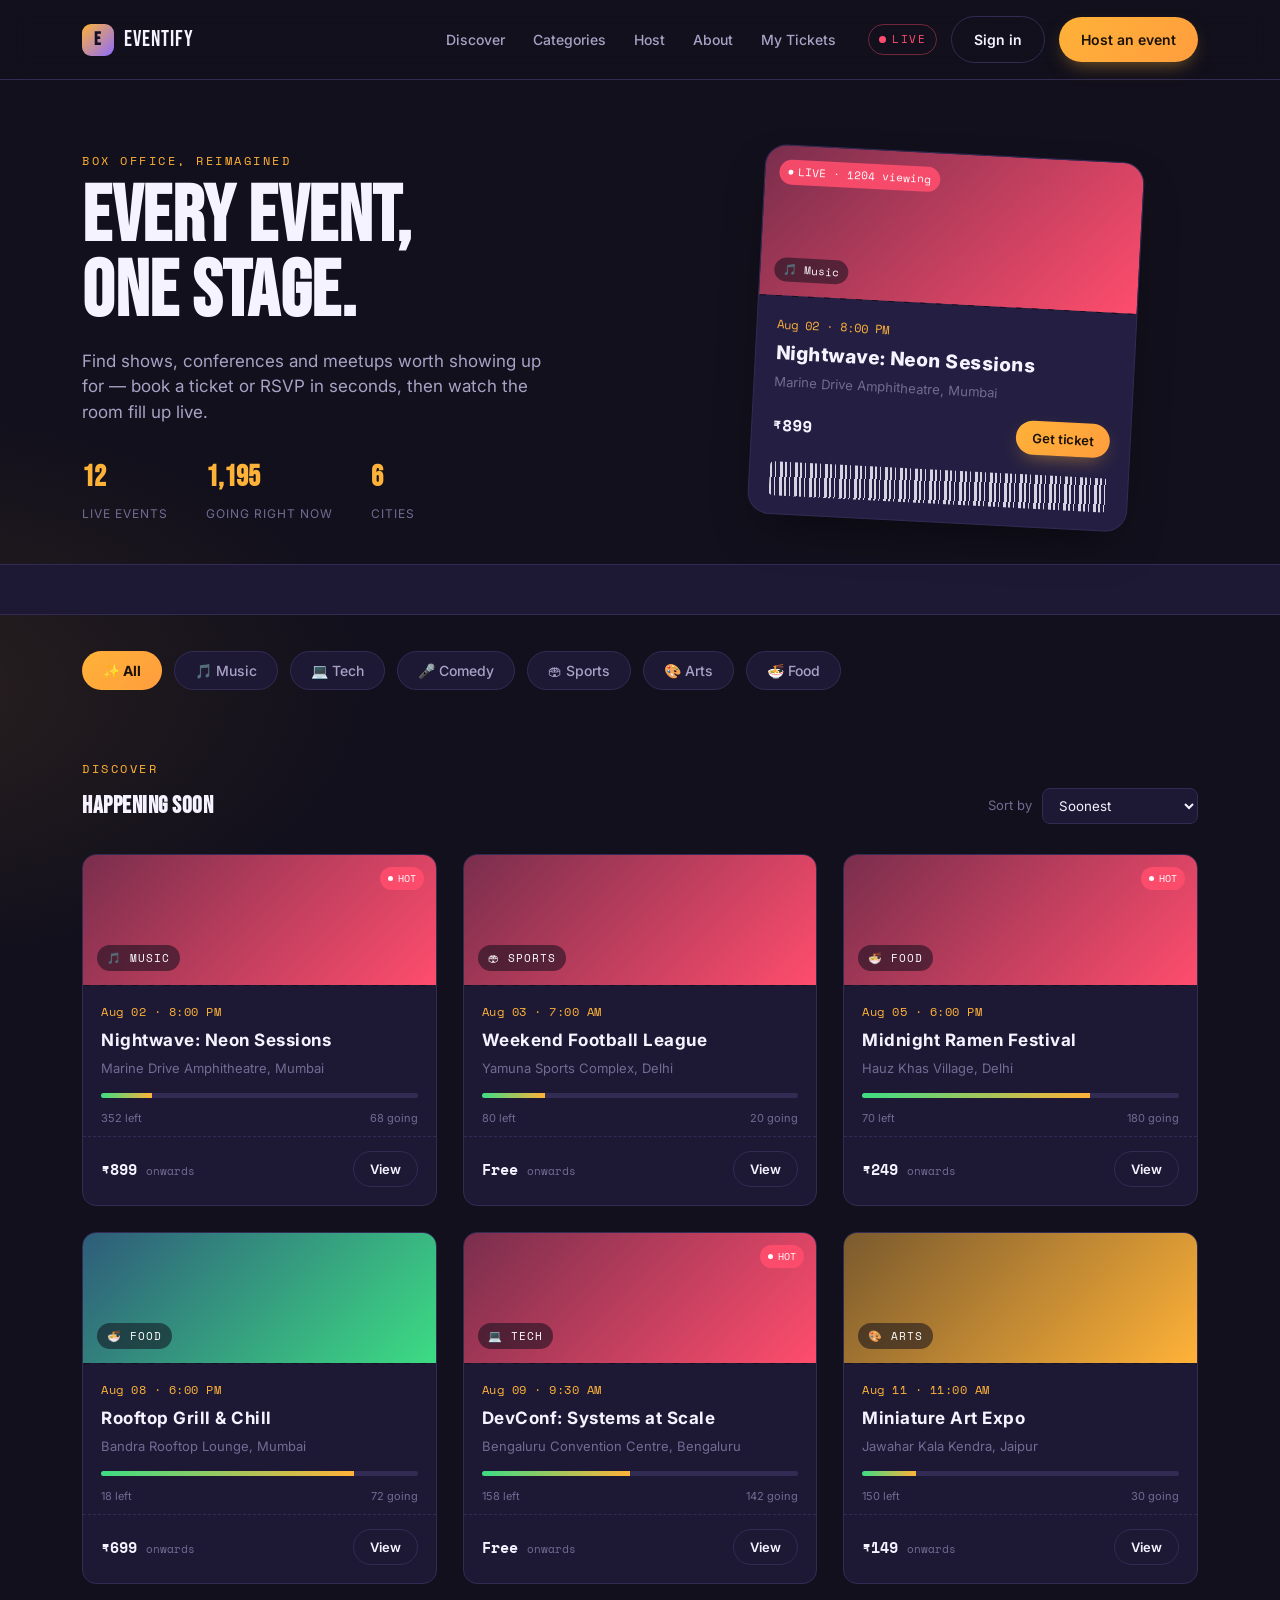
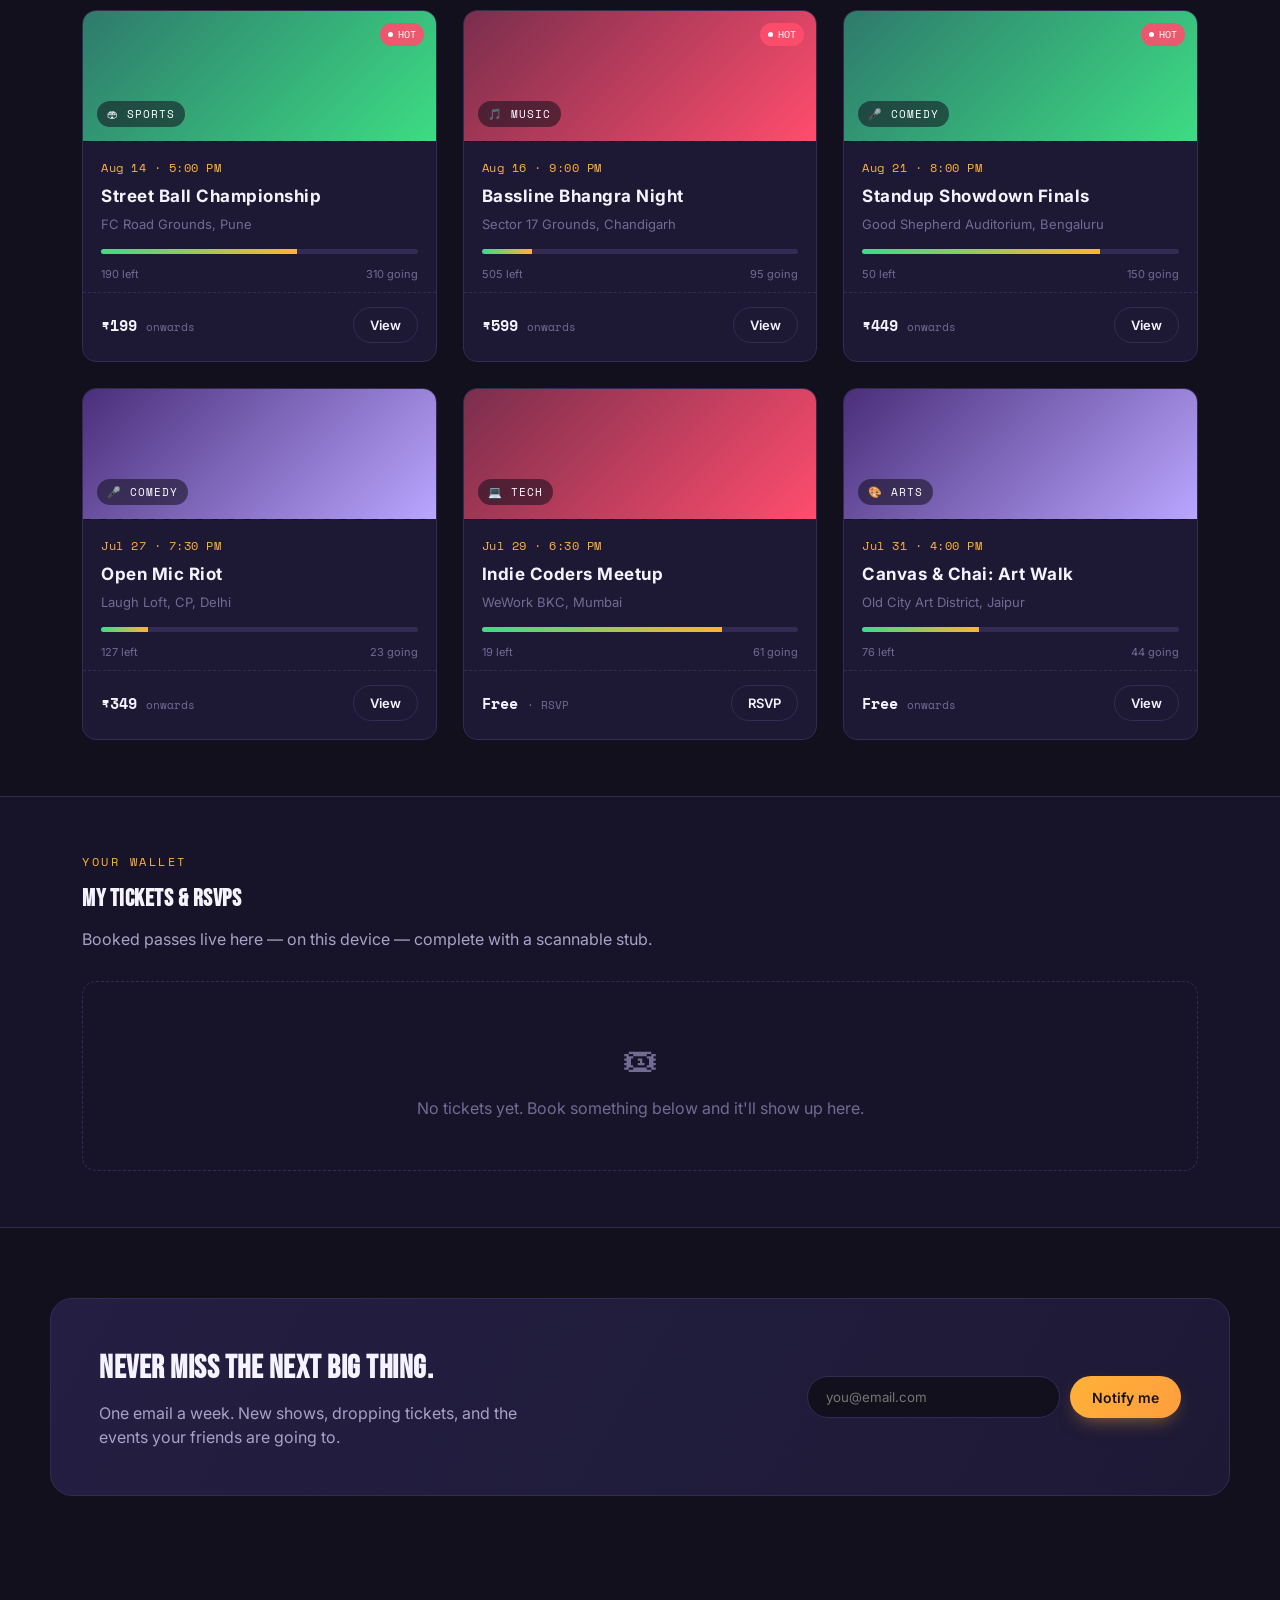
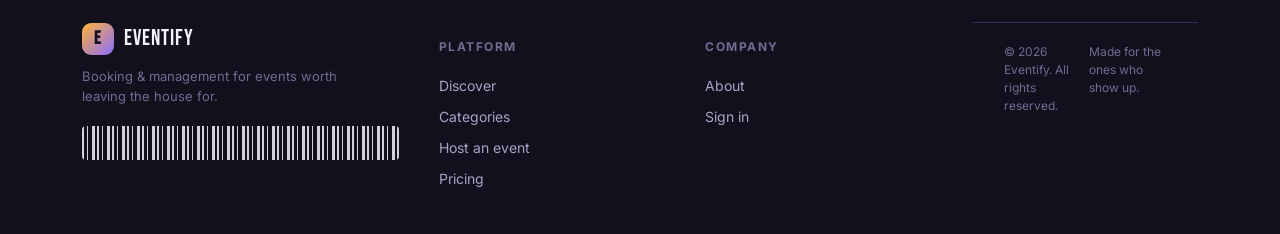
<file: index.html>
<!DOCTYPE html>
<html lang="en">
<head>
<meta charset="UTF-8">
<meta name="viewport" content="width=device-width, initial-scale=1.0">
<title>Eventify — Every Event, One Stage</title>
<link rel="preconnect" href="https://fonts.googleapis.com">
<link rel="preconnect" href="https://fonts.gstatic.com" crossorigin>
<link href="https://fonts.googleapis.com/css2?family=Bebas+Neue&family=Space+Mono:wght@400;700&family=Inter:wght@400;500;600;700;800&display=swap" rel="stylesheet">
<link rel="stylesheet" href="css/style.css">
</head>
<body>

<!-- ============ NAV ============ -->
<header class="nav" id="nav">
  <div class="nav__inner">
    <a href="index.html" class="nav__logo">
      <span class="nav__logo-mark">E</span>
      <span>Eventify</span>
    </a>
    <nav class="nav__links">
      <a href="#discover">Discover</a>
      <a href="#categories">Categories</a>
      <a href="host.html">Host</a>
      <a href="about.html">About</a>
      <a href="#tickets">My Tickets</a>
    </nav>
    <div class="nav__right">
      <div class="live-pulse" title="Live activity is streaming">
        <span class="live-pulse__dot"></span> LIVE
      </div>
      <a class="btn btn--ghost" id="signInBtn" href="login.html">Sign in</a>
      <div class="user-chip" id="userChip" hidden>
        <span class="user-chip__avatar" id="userAvatar"></span>
        <span class="user-chip__name" id="userName"></span>
        <button class="user-chip__logout" id="logoutBtn" title="Log out">⏻</button>
      </div>
      <a class="btn btn--primary" id="hostBtn" href="host.html">Host an event</a>
    </div>
    <button class="nav__burger" id="navBurger" aria-label="Menu">
      <span></span><span></span><span></span>
    </button>
  </div>
</header>

<!-- ============ HERO ============ -->
<section class="hero">
  <div class="hero__inner">
    <div class="hero__copy">
      <p class="eyebrow">Box office, reimagined</p>
      <h1 class="hero__title">Every event,<br>one stage.</h1>
      <p class="hero__sub">Find shows, conferences and meetups worth showing up for — book a ticket or RSVP in seconds, then watch the room fill up live.</p>

      

      <div class="hero__stats">
        <div><strong id="statEvents">0</strong><span>live events</span></div>
        <div><strong id="statAttendees">0</strong><span>going right now</span></div>
        <div><strong id="statCities">0</strong><span>cities</span></div>
      </div>
    </div>

    <div class="hero__stub-wrap">
      <article class="ticket-stub ticket-stub--hero" id="featuredStub">
        <!-- populated by JS -->
      </article>
    </div>
  </div>
</section>

<!-- ============ LIVE TICKER ============ -->
<div class="ticker" aria-label="Live updates">
  <div class="ticker__track" id="tickerTrack"></div>
</div>

<!-- ============ CATEGORIES ============ -->
<section class="categories" id="categories">
  <div class="section-inner">
    <div class="categories__row" id="categoryRow"></div>
  </div>
</section>

<!-- ============ DISCOVER / EVENT GRID ============ -->
<section class="discover" id="discover">
  <div class="section-inner">
    <div class="discover__head">
      <div>
        <p class="eyebrow">Discover</p>
        <h2>Happening soon</h2>
      </div>
      <div class="discover__sort">
        <label for="sortSelect">Sort by</label>
        <select id="sortSelect">
          <option value="soon">Soonest</option>
          <option value="popular">Most popular</option>
          <option value="price-low">Price: low to high</option>
          <option value="price-high">Price: high to low</option>
        </select>
      </div>
    </div>
    <div class="event-grid" id="eventGrid"></div>
  </div>
</section>

<!-- ============ MY TICKETS ============ -->
<section class="my-tickets" id="tickets">
  <div class="section-inner">
    <p class="eyebrow">Your wallet</p>
    <h2>My tickets &amp; RSVPs</h2>
    <p class="my-tickets__sub">Booked passes live here — on this device — complete with a scannable stub.</p>
    <div class="my-tickets__grid" id="myTicketsGrid">
      <div class="empty-state" id="myTicketsEmpty">
        <div class="empty-state__mark">🎟</div>
        <p>No tickets yet. Book something below and it'll show up here.</p>
      </div>
    </div>
  </div>
</section>

<!-- ============ NEWSLETTER / CTA ============ -->
<section class="cta">
  <div class="section-inner cta__inner">
    <div>
      <h2>Never miss the next big thing.</h2>
      <p>One email a week. New shows, dropping tickets, and the events your friends are going to.</p>
    </div>
    <form class="cta__form" id="newsletterForm">
      <input type="email" placeholder="you@email.com" required>
      <button type="submit" class="btn btn--primary">Notify me</button>
    </form>
  </div>
</section>

<!-- ============ FOOTER ============ -->
<footer class="footer">
  <div class="section-inner footer__inner">
    <div class="footer__brand">
      <a href="index.html" class="nav__logo">
        <span class="nav__logo-mark">E</span>
        <span>Eventify</span>
      </a>
      <p>Booking &amp; management for events worth leaving the house for.</p>
      <div class="barcode" aria-hidden="true"></div>
    </div>
    <div class="footer__col">
      <h4>Platform</h4>
      <a href="#discover">Discover</a>
      <a href="#categories">Categories</a>
      <a href="host.html">Host an event</a>
      <a href="#">Pricing</a>
    </div>
    <div class="footer__col">
      <h4>Company</h4>
      <a href="about.html">About</a>
      <a href="login.html">Sign in</a>
    </div>
  <div class="section-inner footer__bottom">
    <span>© 2026 Eventify. All rights reserved.</span>
    <span>Made for the ones who show up.</span>
  </div>
</footer>

<!-- ============ EVENT DETAIL MODAL ============ -->
<div class="modal-overlay" id="modalOverlay">
  <div class="modal" id="eventModal" role="dialog" aria-modal="true">
    <button class="modal__close" id="modalClose" aria-label="Close">✕</button>
    <div id="modalBody"></div>
  </div>
</div>

<!-- ============ TOAST ============ -->
<div class="toast" id="toast"></div>

<script src="js/shared.js"></script>
<script src="js/home.js"></script>
</body>
</html>
</file>
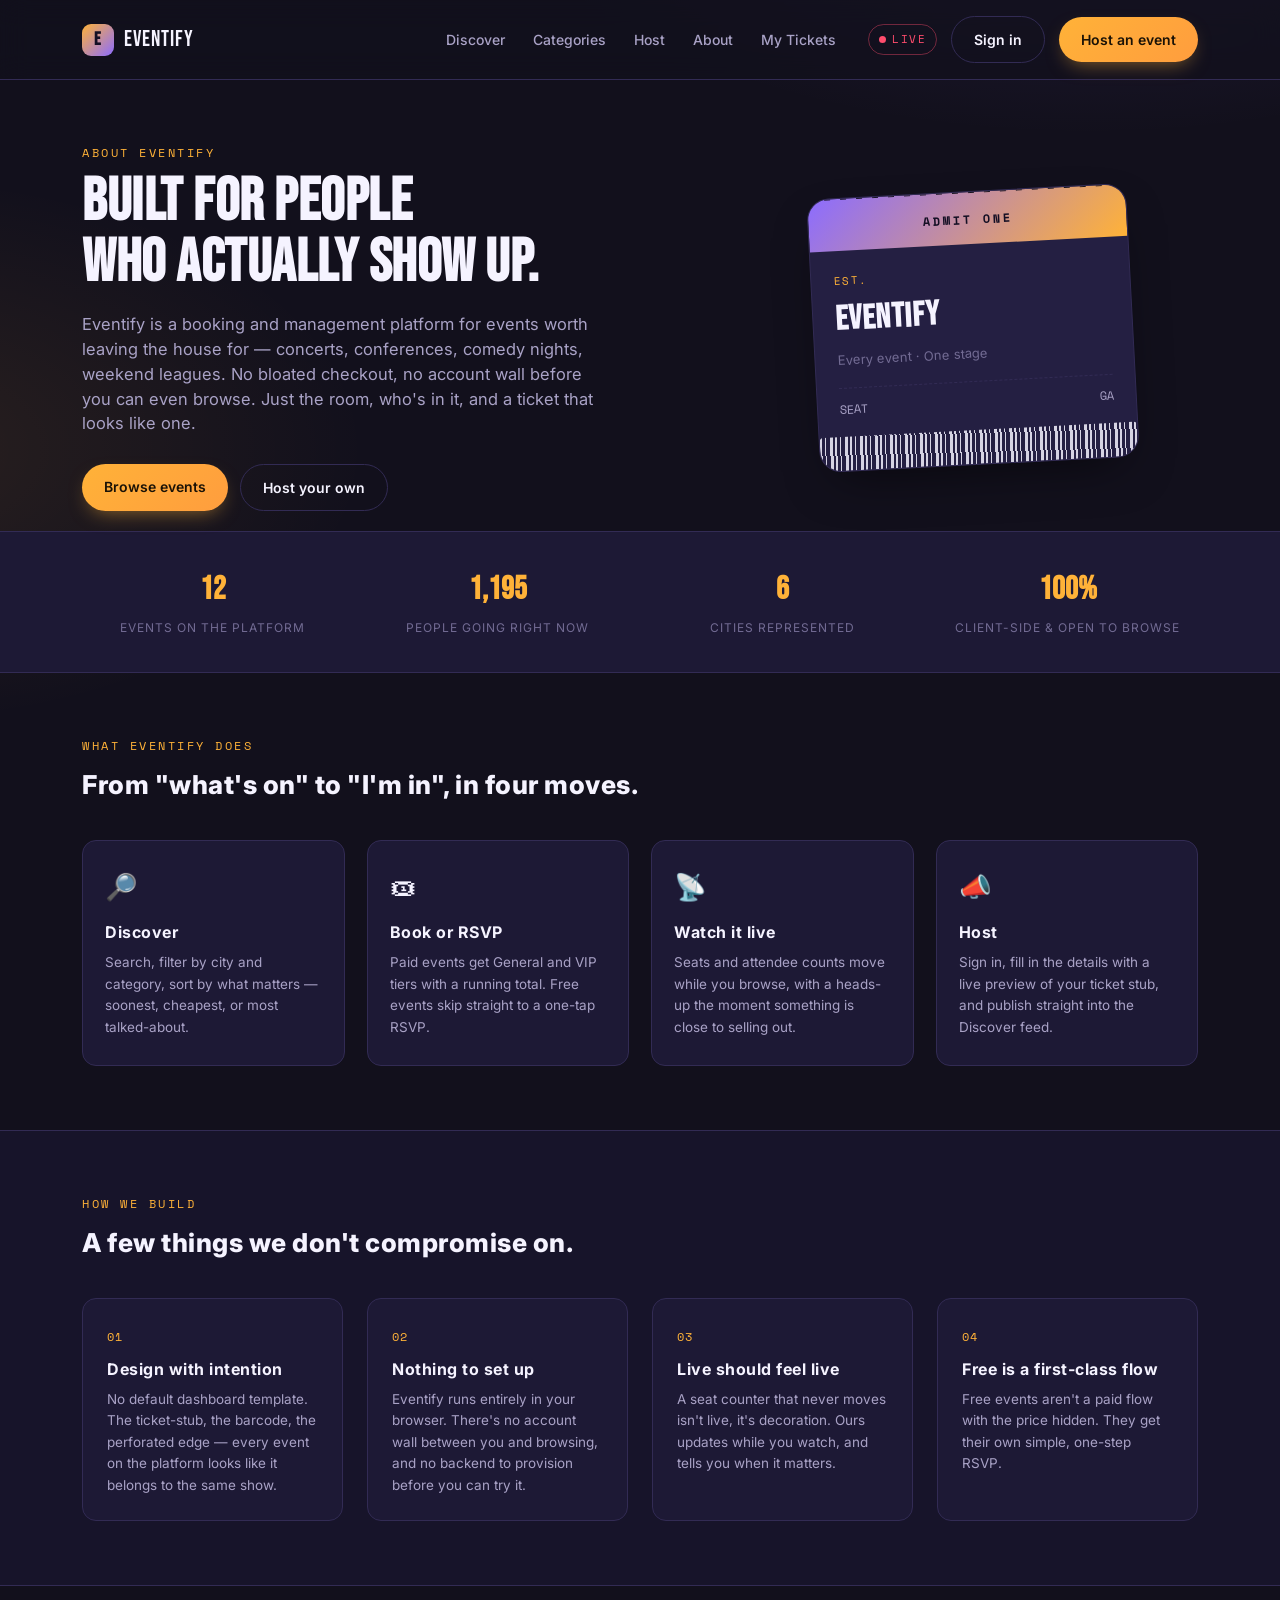
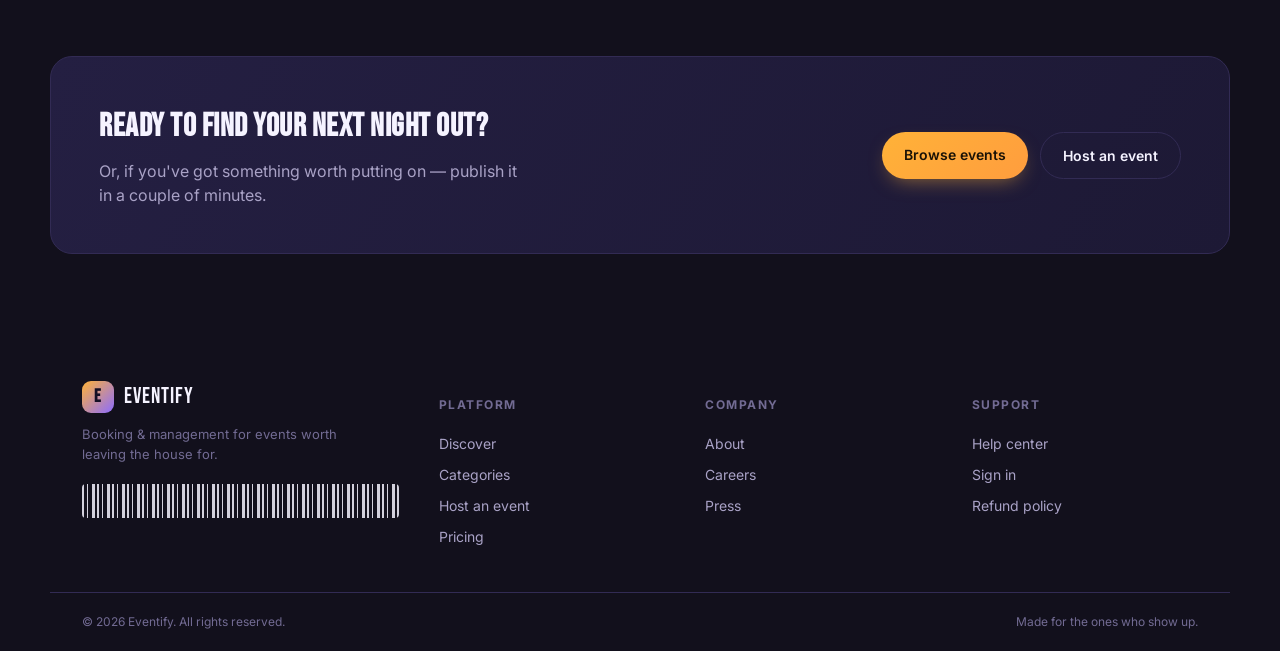
<file: about.html>
<!DOCTYPE html>
<html lang="en">
<head>
<meta charset="UTF-8">
<meta name="viewport" content="width=device-width, initial-scale=1.0">
<title>About — Eventify</title>
<link rel="preconnect" href="https://fonts.googleapis.com">
<link rel="preconnect" href="https://fonts.gstatic.com" crossorigin>
<link href="https://fonts.googleapis.com/css2?family=Bebas+Neue&family=Space+Mono:wght@400;700&family=Inter:wght@400;500;600;700;800&display=swap" rel="stylesheet">
<link rel="stylesheet" href="css/style.css">
</head>
<body>

<!-- ============ NAV ============ -->
<header class="nav" id="nav">
  <div class="nav__inner">
    <a href="index.html" class="nav__logo">
      <span class="nav__logo-mark">E</span>
      <span>Eventify</span>
    </a>
    <nav class="nav__links">
      <a href="index.html#discover">Discover</a>
      <a href="index.html#categories">Categories</a>
      <a href="host.html">Host</a>
      <a href="about.html">About</a>
      <a href="index.html#tickets">My Tickets</a>
    </nav>
    <div class="nav__right">
      <div class="live-pulse" title="Live activity is streaming">
        <span class="live-pulse__dot"></span> LIVE
      </div>
      <a class="btn btn--ghost" id="signInBtn" href="login.html">Sign in</a>
      <div class="user-chip" id="userChip" hidden>
        <span class="user-chip__avatar" id="userAvatar"></span>
        <span class="user-chip__name" id="userName"></span>
        <button class="user-chip__logout" id="logoutBtn" title="Log out">⏻</button>
      </div>
      <a class="btn btn--primary" href="host.html">Host an event</a>
    </div>
    <button class="nav__burger" id="navBurger" aria-label="Menu">
      <span></span><span></span><span></span>
    </button>
  </div>
</header>

<!-- ============ ABOUT HERO ============ -->
<section class="about-hero">
  <div class="section-inner about-hero__inner">
    <div>
      <p class="eyebrow">About Eventify</p>
      <h1 class="about-hero__title">Built for people<br>who actually show up.</h1>
      <p class="about-hero__sub">Eventify is a booking and management platform for events worth leaving the house for — concerts, conferences, comedy nights, weekend leagues. No bloated checkout, no account wall before you can even browse. Just the room, who's in it, and a ticket that looks like one.</p>
      <div class="about-hero__actions">
        <a href="index.html#discover" class="btn btn--primary">Browse events</a>
        <a href="host.html" class="btn btn--ghost">Host your own</a>
      </div>
    </div>
    <div class="about-hero__stub-wrap">
      <article class="ticket-stub about-stub perforated">
        <div class="about-stub__band">
          <span>ADMIT ONE</span>
        </div>
        <div class="about-stub__body">
          <p class="about-stub__eyebrow">Est.</p>
          <h3 class="about-stub__title">EVENTIFY</h3>
          <p class="about-stub__meta">Every event · One stage</p>
          <div class="about-stub__row">
            <span>SEAT</span><span id="aboutStubSeat">GA</span>
          </div>
        </div>
        <div class="barcode"></div>
      </article>
    </div>
  </div>
</section>

<!-- ============ LIVE STATS BAND ============ -->
<section class="about-stats">
  <div class="section-inner about-stats__row">
    <div><strong id="statEvents">0</strong><span>events on the platform</span></div>
    <div><strong id="statAttendees">0</strong><span>people going right now</span></div>
    <div><strong id="statCities">0</strong><span>cities represented</span></div>
    <div><strong>100%</strong><span>client-side &amp; open to browse</span></div>
  </div>
</section>

<!-- ============ WHAT WE DO ============ -->
<section class="about-section">
  <div class="section-inner">
    <p class="eyebrow">What Eventify does</p>
    <h2 class="about-section__title">From "what's on" to "I'm in", in four moves.</h2>
    <div class="feature-grid">
      <div class="feature-card">
        <div class="feature-card__icon">🔎</div>
        <h3>Discover</h3>
        <p>Search, filter by city and category, sort by what matters — soonest, cheapest, or most talked-about.</p>
      </div>
      <div class="feature-card">
        <div class="feature-card__icon">🎟</div>
        <h3>Book or RSVP</h3>
        <p>Paid events get General and VIP tiers with a running total. Free events skip straight to a one-tap RSVP.</p>
      </div>
      <div class="feature-card">
        <div class="feature-card__icon">📡</div>
        <h3>Watch it live</h3>
        <p>Seats and attendee counts move while you browse, with a heads-up the moment something is close to selling out.</p>
      </div>
      <div class="feature-card">
        <div class="feature-card__icon">📣</div>
        <h3>Host</h3>
        <p>Sign in, fill in the details with a live preview of your ticket stub, and publish straight into the Discover feed.</p>
      </div>
    </div>
  </div>
</section>

<!-- ============ PRINCIPLES ============ -->
<section class="about-section about-section--alt">
  <div class="section-inner">
    <p class="eyebrow">How we build</p>
    <h2 class="about-section__title">A few things we don't compromise on.</h2>
    <div class="principle-grid">
      <div class="principle-card">
        <span class="principle-card__num">01</span>
        <h3>Design with intention</h3>
        <p>No default dashboard template. The ticket-stub, the barcode, the perforated edge — every event on the platform looks like it belongs to the same show.</p>
      </div>
      <div class="principle-card">
        <span class="principle-card__num">02</span>
        <h3>Nothing to set up</h3>
        <p>Eventify runs entirely in your browser. There's no account wall between you and browsing, and no backend to provision before you can try it.</p>
      </div>
      <div class="principle-card">
        <span class="principle-card__num">03</span>
        <h3>Live should feel live</h3>
        <p>A seat counter that never moves isn't live, it's decoration. Ours updates while you watch, and tells you when it matters.</p>
      </div>
      <div class="principle-card">
        <span class="principle-card__num">04</span>
        <h3>Free is a first-class flow</h3>
        <p>Free events aren't a paid flow with the price hidden. They get their own simple, one-step RSVP.</p>
      </div>
    </div>
  </div>
</section>

<!-- ============ CTA ============ -->
<section class="cta">
  <div class="section-inner cta__inner">
    <div>
      <h2>Ready to find your next night out?</h2>
      <p>Or, if you've got something worth putting on — publish it in a couple of minutes.</p>
    </div>
    <div class="about-cta__actions">
      <a href="index.html#discover" class="btn btn--primary">Browse events</a>
      <a href="host.html" class="btn btn--ghost">Host an event</a>
    </div>
  </div>
</section>

<!-- ============ FOOTER ============ -->
<footer class="footer">
  <div class="section-inner footer__inner">
    <div class="footer__brand">
      <a href="index.html" class="nav__logo">
        <span class="nav__logo-mark">E</span>
        <span>Eventify</span>
      </a>
      <p>Booking &amp; management for events worth leaving the house for.</p>
      <div class="barcode" aria-hidden="true"></div>
    </div>
    <div class="footer__col">
      <h4>Platform</h4>
      <a href="index.html#discover">Discover</a>
      <a href="index.html#categories">Categories</a>
      <a href="host.html">Host an event</a>
      <a href="#">Pricing</a>
    </div>
    <div class="footer__col">
      <h4>Company</h4>
      <a href="about.html">About</a>
      <a href="#">Careers</a>
      <a href="#">Press</a>
    </div>
    <div class="footer__col">
      <h4>Support</h4>
      <a href="#">Help center</a>
      <a href="login.html">Sign in</a>
      <a href="#">Refund policy</a>
    </div>
  </div>
  <div class="section-inner footer__bottom">
    <span>© 2026 Eventify. All rights reserved.</span>
    <span>Made for the ones who show up.</span>
  </div>
</footer>

<!-- ============ TOAST ============ -->
<div class="toast" id="toast"></div>

<script src="js/shared.js"></script>
<script src="js/about.js"></script>
</body>
</html>
</file>
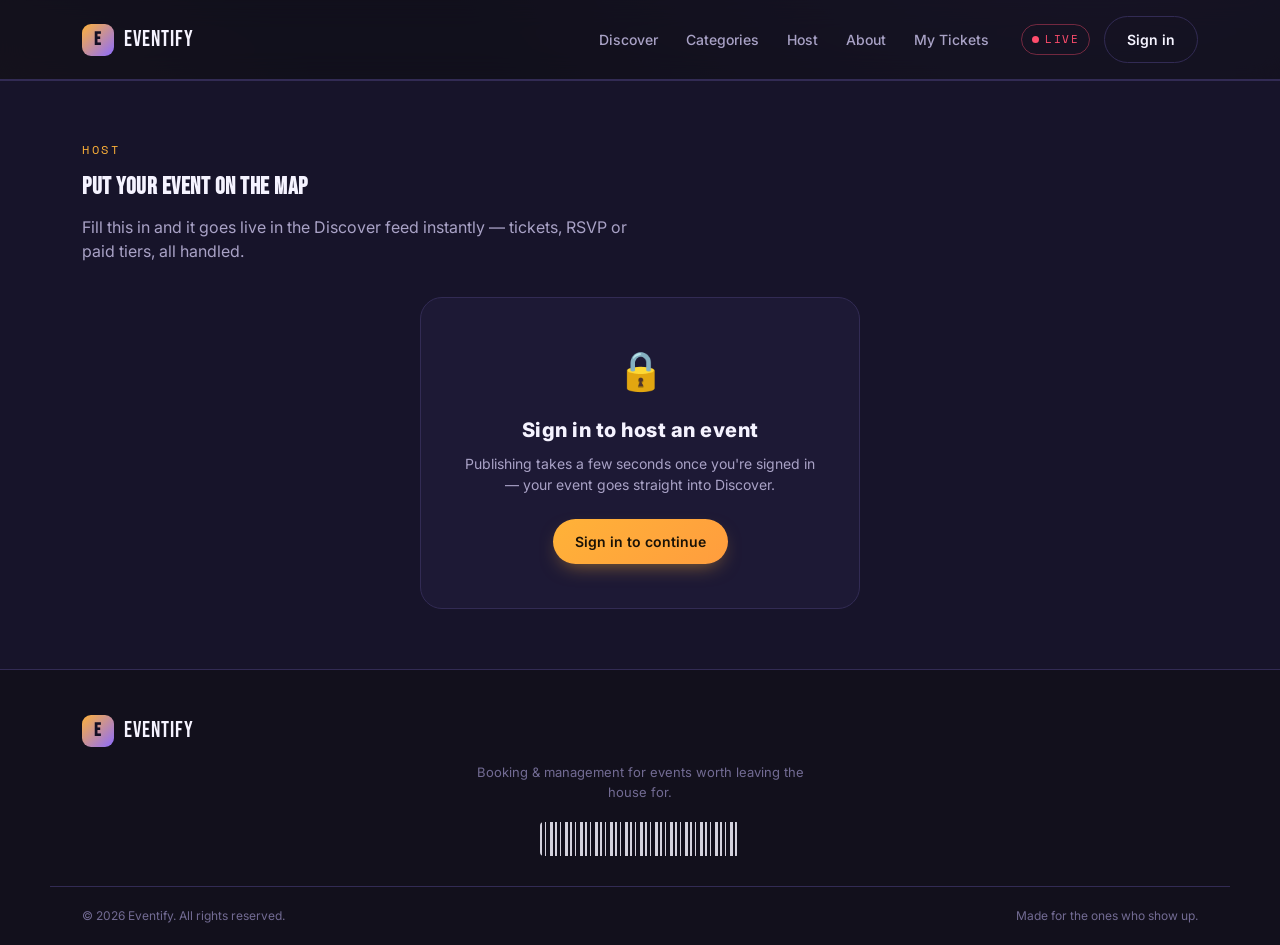
<file: host.html>
<!DOCTYPE html>
<html lang="en">
<head>
<meta charset="UTF-8">
<meta name="viewport" content="width=device-width, initial-scale=1.0">
<title>Host an event — Eventify</title>
<link rel="preconnect" href="https://fonts.googleapis.com">
<link rel="preconnect" href="https://fonts.gstatic.com" crossorigin>
<link href="https://fonts.googleapis.com/css2?family=Bebas+Neue&family=Space+Mono:wght@400;700&family=Inter:wght@400;500;600;700;800&display=swap" rel="stylesheet">
<link rel="stylesheet" href="css/style.css">
</head>
<body>

<!-- ============ NAV ============ -->
<header class="nav" id="nav">
  <div class="nav__inner">
    <a href="index.html" class="nav__logo">
      <span class="nav__logo-mark">E</span>
      <span>Eventify</span>
    </a>
    <nav class="nav__links">
      <a href="index.html#discover">Discover</a>
      <a href="index.html#categories">Categories</a>
      <a href="host.html">Host</a>
      <a href="about.html">About</a>
      <a href="index.html#tickets">My Tickets</a>
    </nav>
    <div class="nav__right">
      <div class="live-pulse" title="Live activity is streaming">
        <span class="live-pulse__dot"></span> LIVE
      </div>
      <a class="btn btn--ghost" id="signInBtn" href="login.html?redirect=host.html">Sign in</a>
      <div class="user-chip" id="userChip" hidden>
        <span class="user-chip__avatar" id="userAvatar"></span>
        <span class="user-chip__name" id="userName"></span>
        <button class="user-chip__logout" id="logoutBtn" title="Log out">⏻</button>
      </div>
    </div>
    <button class="nav__burger" id="navBurger" aria-label="Menu">
      <span></span><span></span><span></span>
    </button>
  </div>
</header>

<!-- ============ HOST AN EVENT ============ -->
<section class="host">
  <div class="section-inner">
    <div class="host__head">
      <p class="eyebrow">Host</p>
      <h2>Put your event on the map</h2>
      <p class="host__sub">Fill this in and it goes live in the Discover feed instantly — tickets, RSVP or paid tiers, all handled.</p>
    </div>

    <div id="hostArea">
      <!-- populated by JS: either the sign-in gate or the host form -->
    </div>
  </div>
</section>

<!-- ============ FOOTER (simplified) ============ -->
<footer class="footer footer--simple">
  <div class="section-inner footer__brand">
    <a href="index.html" class="nav__logo">
      <span class="nav__logo-mark">E</span>
      <span>Eventify</span>
    </a>
    <p>Booking &amp; management for events worth leaving the house for.</p>
    <div class="barcode" aria-hidden="true"></div>
  </div>
  <div class="section-inner footer__bottom">
    <span>© 2026 Eventify. All rights reserved.</span>
    <span>Made for the ones who show up.</span>
  </div>
</footer>

<!-- ============ TOAST ============ -->
<div class="toast" id="toast"></div>

<script src="js/shared.js"></script>
<script src="js/host.js"></script>
</body>
</html>
</file>
<file: css/style.css>
/* ===========================================================
   EVENTIFY — design tokens
   Palette: deep indigo night + marquee gold + stage violet + live red
=========================================================== */
:root{
  --bg:            #12101C;
  --bg-soft:       #17142A;
  --surface:       #1D1935;
  --surface-2:     #241F42;
  --border:        #322B54;
  --text:          #F5F3FF;
  --text-dim:      #A9A2C6;
  --text-faint:    #726B93;

  --gold:          #FFB238;
  --gold-dim:      #8A6220;
  --violet:        #8C6CFF;
  --violet-soft:   #B9A6FF;
  --live:          #FF4D6D;
  --green:         #3DDC84;

  --font-display:  'Bebas Neue', sans-serif;
  --font-body:     'Inter', sans-serif;
  --font-mono:     'Space Mono', monospace;

  --radius-s:      8px;
  --radius-m:      14px;
  --radius-l:      22px;

  --shadow-lift:   0 20px 50px -20px rgba(0,0,0,0.6);
}

*,*::before,*::after{ box-sizing:border-box; }
[hidden]{ display:none !important; }
html{ scroll-behavior:smooth; }
body{
  margin:0;
  background:
    radial-gradient(1100px 600px at 85% -10%, rgba(140,108,255,0.18), transparent 60%),
    radial-gradient(900px 500px at -10% 20%, rgba(255,178,56,0.10), transparent 55%),
    var(--bg);
  color:var(--text);
  font-family:var(--font-body);
  -webkit-font-smoothing:antialiased;
  line-height:1.5;
}
h1,h2,h3{ font-family:var(--font-display); letter-spacing:0.5px; margin:0; text-transform:uppercase; }
p{ margin:0; }
a{ color:inherit; text-decoration:none; }
ul{ list-style:none; margin:0; padding:0; }
button{ font-family:inherit; cursor:pointer; }
input,select{ font-family:inherit; }
:focus-visible{ outline:2px solid var(--gold); outline-offset:3px; border-radius:4px; }
img{ max-width:100%; display:block; }

.section-inner{ max-width:1180px; margin:0 auto; padding:0 32px; }
.eyebrow{
  font-family:var(--font-mono);
  font-size:12px;
  letter-spacing:2.5px;
  text-transform:uppercase;
  color:var(--gold);
  margin-bottom:10px;
}

/* Buttons */
.btn{
  display:inline-block;
  border:none; border-radius:999px; padding:12px 22px;
  font-weight:600; font-size:14px; transition:transform .15s ease, box-shadow .15s ease, background .15s ease;
  white-space:nowrap; text-align:center; text-decoration:none;
}
.btn:active{ transform:scale(0.97); }
.btn--primary{
  background:linear-gradient(135deg, var(--gold), #FF9D3E);
  color:#1A1206;
  box-shadow:0 8px 20px -8px rgba(255,178,56,0.55);
}
.btn--primary:hover{ box-shadow:0 10px 26px -8px rgba(255,178,56,0.75); }
.btn--ghost{
  background:transparent; color:var(--text); border:1px solid var(--border);
}
.btn--ghost:hover{ border-color:var(--violet-soft); color:var(--violet-soft); }
.btn--block{ width:100%; }
.btn--sm{ padding:9px 16px; font-size:13px; }
.btn:disabled{ opacity:.5; cursor:not-allowed; transform:none; box-shadow:none; }

/* ===========================================================
   NAV
=========================================================== */
.nav{
  position:sticky; top:0; z-index:50;
  background:rgba(18,16,28,0.75);
  backdrop-filter:blur(14px);
  border-bottom:1px solid var(--border);
}
.nav__inner{
  max-width:1180px; margin:0 auto; padding:16px 32px;
  display:flex; align-items:center; gap:32px;
}
.nav__logo{ display:flex; align-items:center; gap:10px; font-family:var(--font-display); font-size:22px; letter-spacing:1px; margin-right:auto; }
.nav__logo-mark{
  width:32px; height:32px; border-radius:9px;
  background:linear-gradient(135deg, var(--gold), var(--violet));
  display:grid; place-items:center; color:#140F24; font-size:18px; font-weight:800;
}
.nav__links{ display:flex; gap:28px; font-size:14px; font-weight:500; color:var(--text-dim); }
.nav__links a:hover{ color:var(--text); }
.nav__right{ display:flex; align-items:center; gap:14px; }
.nav__burger{ display:none; background:none; border:none; flex-direction:column; gap:5px; }
.nav__burger span{ width:22px; height:2px; background:var(--text); display:block; }

.live-pulse{
  display:flex; align-items:center; gap:6px;
  font-family:var(--font-mono); font-size:11px; letter-spacing:1.5px;
  color:var(--live); padding:6px 10px; border:1px solid rgba(255,77,109,0.4); border-radius:999px;
}
.live-pulse__dot{
  width:7px; height:7px; border-radius:50%; background:var(--live);
  box-shadow:0 0 0 0 rgba(255,77,109,0.6);
  animation:pulse 1.6s infinite;
}
@keyframes pulse{
  0%{ box-shadow:0 0 0 0 rgba(255,77,109,0.55); }
  70%{ box-shadow:0 0 0 8px rgba(255,77,109,0); }
  100%{ box-shadow:0 0 0 0 rgba(255,77,109,0); }
}

/* ---- Nav user chip (signed-in state) ---- */
.user-chip{
  display:flex; align-items:center; gap:9px;
  background:var(--surface); border:1px solid var(--border); border-radius:999px;
  padding:5px 8px 5px 5px;
}
.user-chip__avatar{
  width:28px; height:28px; border-radius:50%; display:grid; place-items:center;
  background:linear-gradient(135deg, var(--violet), var(--gold));
  color:#140F24; font-weight:800; font-size:12px; font-family:var(--font-mono); flex:none;
}
.user-chip__name{ font-size:13px; font-weight:600; color:var(--text); max-width:110px; overflow:hidden; text-overflow:ellipsis; white-space:nowrap; }
.user-chip__logout{
  background:none; border:none; color:var(--text-faint); font-size:14px; width:22px; height:22px;
  border-radius:50%; display:grid; place-items:center;
}
.user-chip__logout:hover{ color:var(--live); background:rgba(255,77,109,0.1); }

/* ===========================================================
   HERO
=========================================================== */
.hero{ padding:72px 0 40px; }
.hero__inner{
  max-width:1180px; margin:0 auto; padding:0 32px;
  display:grid; grid-template-columns:1.05fr 0.95fr; gap:56px; align-items:center;
}
.hero__title{ font-size:clamp(48px,6.2vw,84px); line-height:0.95; margin:6px 0 18px; }
.hero__sub{ color:var(--text-dim); font-size:17px; max-width:480px; margin-bottom:30px; }

.search-bar{
  display:flex; align-items:center; gap:0;
  background:var(--surface); border:1px solid var(--border); border-radius:999px;
  padding:8px; margin-bottom:34px;
}
.search-bar__field{ flex:1; padding:6px 18px; }
.search-bar__field label{ display:block; font-size:11px; color:var(--text-faint); text-transform:uppercase; letter-spacing:1px; margin-bottom:2px; }
.search-bar__field input{
  width:100%; background:none; border:none; color:var(--text); font-size:15px;
}
.search-bar__field input::placeholder{ color:var(--text-faint); }
.search-bar__field input:focus{ outline:none; }
.search-bar__divider{ width:1px; height:32px; background:var(--border); }
.search-bar__submit{ margin-left:4px; }

.hero__stats{ display:flex; gap:38px; }
.hero__stats strong{ display:block; font-family:var(--font-display); font-size:30px; color:var(--gold); }
.hero__stats span{ font-size:12px; color:var(--text-faint); text-transform:uppercase; letter-spacing:1px; }

/* ---- Ticket stub (signature element) ---- */
.hero__stub-wrap{ display:flex; justify-content:center; }
.ticket-stub{
  position:relative;
  background:var(--surface-2);
  border:1px solid var(--border);
  border-radius:var(--radius-l);
  box-shadow:var(--shadow-lift);
  overflow:hidden;
}
.ticket-stub--hero{
  width:100%; max-width:380px;
  transform:rotate(3deg);
  transition:transform .3s ease;
}
.ticket-stub--hero:hover{ transform:rotate(0deg) translateY(-4px); }

/* barcode strip, reusable signature */
.barcode{
  height:34px;
  background-image:repeating-linear-gradient(
    90deg,
    var(--text) 0px, var(--text) 2px,
    transparent 2px, transparent 5px,
    var(--text) 5px, var(--text) 6px,
    transparent 6px, transparent 10px,
    var(--text) 10px, var(--text) 13px,
    transparent 13px, transparent 15px
  );
  opacity:0.85;
  border-radius:4px;
}

/* ===========================================================
   LIVE TICKER
=========================================================== */
.ticker{
  background:var(--surface); border-top:1px solid var(--border); border-bottom:1px solid var(--border);
  overflow:hidden; padding:12px 0; white-space:nowrap;
}
.ticker__track{
  display:inline-flex; gap:44px; padding-left:100%;
  animation:scroll-ticker 38s linear infinite;
}
.ticker:hover .ticker__track{ animation-play-state:paused; }
@keyframes scroll-ticker{
  from{ transform:translateX(0); }
  to{ transform:translateX(-100%); }
}
.ticker__item{ display:inline-flex; align-items:center; gap:8px; font-family:var(--font-mono); font-size:13px; color:var(--text-dim); }
.ticker__item .dot{ width:6px; height:6px; border-radius:50%; background:var(--live); }
.ticker__item strong{ color:var(--gold); font-weight:700; }

/* ===========================================================
   CATEGORIES
=========================================================== */
.categories{ padding:36px 0 8px; }
.categories__row{ display:flex; gap:12px; overflow-x:auto; padding-bottom:6px; scrollbar-width:none; }
.categories__row::-webkit-scrollbar{ display:none; }
.pill{
  flex:none; padding:10px 20px; border-radius:999px; border:1px solid var(--border);
  background:var(--surface); color:var(--text-dim); font-size:14px; font-weight:500;
  display:flex; align-items:center; gap:8px; transition:all .15s ease;
}
.pill:hover{ border-color:var(--violet-soft); color:var(--text); }
.pill.is-active{
  background:linear-gradient(135deg, var(--gold), #FF9D3E); color:#1A1206; border-color:transparent; font-weight:700;
}

/* ===========================================================
   DISCOVER / EVENT GRID
=========================================================== */
.discover{ padding:56px 0; }
.discover__head{ display:flex; justify-content:space-between; align-items:flex-end; margin-bottom:30px; gap:20px; flex-wrap:wrap; }
.discover__sort{ display:flex; align-items:center; gap:10px; font-size:13px; color:var(--text-faint); }
.discover__sort select{
  background:var(--surface); border:1px solid var(--border); color:var(--text);
  padding:8px 12px; border-radius:8px;
}

.event-grid{
  display:grid; grid-template-columns:repeat(auto-fill, minmax(280px,1fr)); gap:26px;
}

.event-card{
  background:var(--surface); border:1px solid var(--border); border-radius:var(--radius-m);
  overflow:hidden; display:flex; flex-direction:column;
  transition:transform .2s ease, border-color .2s ease, box-shadow .2s ease;
  cursor:pointer;
}
.event-card:hover{ transform:translateY(-5px); border-color:var(--violet-soft); box-shadow:var(--shadow-lift); }

.event-card.is-live-updated{ animation:card-flash 1.4s ease-out; }
@keyframes card-flash{
  0%{ border-color:var(--gold); box-shadow:0 0 0 3px rgba(255,178,56,0.25), var(--shadow-lift); }
  100%{ border-color:var(--border); box-shadow:none; }
}

.event-card__banner{
  height:130px; position:relative; display:flex; align-items:flex-end; padding:14px;
}
.event-card__tag{
  font-family:var(--font-mono); font-size:11px; letter-spacing:1px; text-transform:uppercase;
  background:rgba(18,16,28,0.55); color:#fff; padding:5px 10px; border-radius:999px; backdrop-filter:blur(4px);
}
.event-card__live{
  position:absolute; top:12px; right:12px; display:flex; align-items:center; gap:5px;
  font-family:var(--font-mono); font-size:10px; color:#fff; background:rgba(255,77,109,0.9);
  padding:4px 8px; border-radius:999px;
}
.event-card__live .dot{ width:5px; height:5px; border-radius:50%; background:#fff; animation:pulse 1.6s infinite; }

.event-card__body{ padding:18px 18px 10px; flex:1; display:flex; flex-direction:column; gap:8px; }
.event-card__date{ font-family:var(--font-mono); font-size:12px; color:var(--gold); letter-spacing:0.5px; }
.event-card__title{ font-family:var(--font-body); font-weight:700; font-size:17px; text-transform:none; line-height:1.3; }
.event-card__venue{ font-size:13px; color:var(--text-faint); }

.seats-bar{ height:5px; border-radius:999px; background:var(--border); overflow:hidden; margin-top:6px; }
.seats-bar__fill{ height:100%; background:linear-gradient(90deg, var(--green), var(--gold)); }
.seats-label{ font-size:11px; color:var(--text-faint); display:flex; justify-content:space-between; margin-top:4px; }

.event-card__footer{
  display:flex; align-items:center; justify-content:space-between; padding:14px 18px 18px;
  border-top:1px dashed var(--border);
}
.event-card__price{ font-family:var(--font-mono); font-weight:700; font-size:15px; color:var(--text); }
.event-card__price span{ color:var(--text-faint); font-weight:400; font-size:11px; }

/* Perforated ticket edge, used on cards + modal + mini tickets */
.perforated{
  position:relative;
}
.perforated::before{
  content:"";
  position:absolute; left:0; right:0; top:0; height:1px;
  background-image:radial-gradient(circle, var(--bg) 3px, transparent 3.2px);
  background-size:16px 16px; background-position:-4px -8px;
}

/* ===========================================================
   ABOUT PAGE
=========================================================== */
.about-hero{ padding:64px 0 20px; }
.about-hero__inner{
  max-width:1180px; margin:0 auto; padding:0 32px;
  display:grid; grid-template-columns:1.15fr 0.85fr; gap:56px; align-items:center;
}
.about-hero__title{ font-size:clamp(38px,5vw,60px); line-height:1.02; margin:6px 0 18px; }
.about-hero__sub{ color:var(--text-dim); font-size:16.5px; max-width:520px; margin-bottom:28px; }
.about-hero__actions{ display:flex; gap:12px; flex-wrap:wrap; }

.about-hero__stub-wrap{ display:flex; justify-content:center; }
.about-stub{ width:100%; max-width:320px; transform:rotate(-3deg); transition:transform .3s ease; }
.about-stub:hover{ transform:rotate(0deg) translateY(-4px); }
.about-stub__band{
  background:linear-gradient(135deg, var(--violet), var(--gold));
  padding:14px 20px; text-align:center;
}
.about-stub__band span{
  font-family:var(--font-mono); font-size:12px; letter-spacing:3px; color:#140F24; font-weight:700;
}
.about-stub__body{ padding:22px 22px 18px; }
.about-stub__eyebrow{ font-family:var(--font-mono); font-size:11px; color:var(--gold); letter-spacing:1.5px; text-transform:uppercase; margin-bottom:4px; }
.about-stub__title{ font-family:var(--font-display); font-size:34px; letter-spacing:1px; margin-bottom:6px; }
.about-stub__meta{ color:var(--text-faint); font-size:13px; margin-bottom:18px; }
.about-stub__row{
  display:flex; justify-content:space-between; font-family:var(--font-mono); font-size:12px;
  color:var(--text-dim); border-top:1px dashed var(--border); padding-top:12px;
}

.about-stats{ background:var(--surface); border-top:1px solid var(--border); border-bottom:1px solid var(--border); padding:34px 0; }
.about-stats__row{ display:flex; justify-content:space-between; flex-wrap:wrap; gap:24px; }
.about-stats__row > div{ text-align:center; flex:1; min-width:150px; }
.about-stats__row strong{ display:block; font-family:var(--font-display); font-size:32px; color:var(--gold); }
.about-stats__row span{ font-size:12px; color:var(--text-faint); text-transform:uppercase; letter-spacing:1px; }

.about-section{ padding:64px 0; }
.about-section--alt{ background:var(--bg-soft); border-top:1px solid var(--border); border-bottom:1px solid var(--border); }
.about-section__title{ font-family:var(--font-body); text-transform:none; font-weight:800; font-size:26px; max-width:620px; margin:8px 0 36px; }

.feature-grid{ display:grid; grid-template-columns:repeat(auto-fit, minmax(230px,1fr)); gap:22px; }
.feature-card{
  background:var(--surface); border:1px solid var(--border); border-radius:var(--radius-m);
  padding:26px 22px; transition:transform .2s ease, border-color .2s ease;
}
.feature-card:hover{ transform:translateY(-4px); border-color:var(--violet-soft); }
.feature-card__icon{ font-size:26px; margin-bottom:14px; }
.feature-card h3{ font-family:var(--font-body); text-transform:none; font-size:16px; font-weight:700; margin-bottom:8px; }
.feature-card p{ color:var(--text-dim); font-size:13.5px; line-height:1.6; }

.principle-grid{ display:grid; grid-template-columns:repeat(auto-fit, minmax(250px,1fr)); gap:24px; }
.principle-card{
  background:var(--surface); border:1px solid var(--border); border-radius:var(--radius-m); padding:24px;
}
.principle-card__num{ font-family:var(--font-mono); font-size:12px; color:var(--gold); letter-spacing:1px; }
.principle-card h3{ font-family:var(--font-body); text-transform:none; font-size:16px; font-weight:700; margin:10px 0 8px; }
.principle-card p{ color:var(--text-dim); font-size:13.5px; line-height:1.6; }

.about-cta__actions{ display:flex; gap:12px; flex-wrap:wrap; }

@media (max-width:940px){
  .about-hero__inner{ grid-template-columns:1fr; }
  .about-hero__stub-wrap{ order:-1; }
}

/* ===========================================================
   HOST AN EVENT
=========================================================== */
.host{ padding:60px 0; background:var(--bg-soft); border-top:1px solid var(--border); border-bottom:1px solid var(--border); }
.host__head{ max-width:560px; margin-bottom:34px; }
.host__sub{ color:var(--text-dim); margin-top:10px; }

.host__layout{ display:grid; grid-template-columns:1.2fr 0.8fr; gap:44px; align-items:start; }

.host__form{
  background:var(--surface); border:1px solid var(--border); border-radius:var(--radius-l);
  padding:28px;
}
.field-row{ display:grid; grid-template-columns:1fr 1fr; gap:16px; }
.host__form textarea{ resize:vertical; }
.host__form input[type="date"], .host__form input[type="time"], .host__form input[type="number"]{ color-scheme:dark; }

.toggle-row{ display:flex !important; align-items:center; gap:10px; cursor:pointer; font-size:13.5px; color:var(--text-dim); }
.toggle-row input{ width:16px; height:16px; accent-color:var(--gold); }

.swatch-row{ display:flex; gap:10px; flex-wrap:wrap; }
.swatch{
  width:38px; height:38px; border-radius:10px; border:2px solid transparent; cursor:pointer;
  transition:transform .15s ease, border-color .15s ease;
}
.swatch:hover{ transform:translateY(-2px); }
.swatch.is-selected{ border-color:var(--text); }

.host__note{ font-size:12.5px; color:var(--text-faint); text-align:center; margin:12px 0 0; min-height:16px; }
.host__note.is-warning{ color:var(--gold); }

.host__preview{ position:sticky; top:96px; }
.host__preview-label{
  display:block; font-family:var(--font-mono); font-size:11px; letter-spacing:1.5px; text-transform:uppercase;
  color:var(--text-faint); margin-bottom:12px;
}
.host__stub{ width:100%; }

.host-gate{
  max-width:440px; margin:0 auto; text-align:center;
  background:var(--surface); border:1px solid var(--border); border-radius:var(--radius-l);
  padding:44px 36px;
}
.host-gate__mark{ font-size:38px; margin-bottom:16px; }
.host-gate h3{ font-family:var(--font-body); text-transform:none; font-size:20px; font-weight:800; margin-bottom:8px; }
.host-gate p{ color:var(--text-dim); font-size:14px; margin-bottom:24px; }

/* ===========================================================
   MY TICKETS
=========================================================== */
.my-tickets{ padding:56px 0; background:var(--bg-soft); border-top:1px solid var(--border); border-bottom:1px solid var(--border); }
.my-tickets__sub{ color:var(--text-dim); margin:10px 0 30px; }
.my-tickets__grid{ display:grid; grid-template-columns:repeat(auto-fill, minmax(300px,1fr)); gap:22px; }

.empty-state{
  grid-column:1/-1; text-align:center; padding:50px 20px; color:var(--text-faint);
  border:1px dashed var(--border); border-radius:var(--radius-m);
}
.empty-state__mark{ font-size:36px; margin-bottom:10px; }

.mini-ticket{
  background:var(--surface); border:1px solid var(--border); border-radius:var(--radius-m); overflow:hidden;
}
.mini-ticket__top{ padding:16px 18px; display:flex; justify-content:space-between; gap:10px; }
.mini-ticket__title{ font-weight:700; font-size:15px; margin-bottom:4px; }
.mini-ticket__meta{ font-size:12px; color:var(--text-faint); }
.mini-ticket__tier{
  font-family:var(--font-mono); font-size:10px; text-transform:uppercase; letter-spacing:1px;
  background:var(--surface-2); color:var(--violet-soft); padding:4px 8px; border-radius:6px; height:fit-content;
}
.mini-ticket__id{ font-family:var(--font-mono); font-size:11px; color:var(--text-faint); padding:0 18px 14px; }
.mini-ticket .barcode{ margin:0 18px 16px; }

/* ===========================================================
   CTA / NEWSLETTER
=========================================================== */
.cta{ padding:70px 0; }
.cta__inner{
  background:linear-gradient(120deg, var(--surface-2), var(--surface));
  border:1px solid var(--border); border-radius:var(--radius-l);
  padding:46px 48px; display:flex; justify-content:space-between; align-items:center; gap:30px; flex-wrap:wrap;
}
.cta h2{ font-size:32px; margin-bottom:8px; }
.cta p{ color:var(--text-dim); max-width:420px; }
.cta__form{ display:flex; gap:10px; }
.cta__form input{
  background:var(--bg); border:1px solid var(--border); border-radius:999px; padding:12px 18px;
  color:var(--text); min-width:220px;
}
.cta__form input:focus{ outline:none; border-color:var(--gold); }

/* ===========================================================
   FOOTER
=========================================================== */
.footer{ padding:56px 0 0; }
.footer__inner{ display:grid; grid-template-columns:1.4fr 1fr 1fr 1fr; gap:40px; padding-bottom:40px; }
.footer__brand p{ color:var(--text-faint); font-size:13px; margin:12px 0 20px; max-width:260px; }
.footer__col h4{ font-family:var(--font-body); text-transform:uppercase; font-size:12px; letter-spacing:1.5px; color:var(--text-faint); margin-bottom:14px; }
.footer__col a{ display:block; color:var(--text-dim); font-size:14px; padding:5px 0; }
.footer__col a:hover{ color:var(--gold); }
.footer__bottom{
  border-top:1px solid var(--border); padding:20px 32px; display:flex; justify-content:space-between;
  font-size:12px; color:var(--text-faint);
}

/* ===========================================================
   MODAL
=========================================================== */
.modal-overlay{
  position:fixed; inset:0; background:rgba(10,8,18,0.7); backdrop-filter:blur(4px);
  display:flex; align-items:center; justify-content:center; padding:24px;
  opacity:0; pointer-events:none; transition:opacity .2s ease; z-index:100;
}
.modal-overlay.is-open{ opacity:1; pointer-events:auto; }
.modal{
  background:var(--surface); border:1px solid var(--border); border-radius:var(--radius-l);
  width:100%; max-width:560px; max-height:88vh; overflow-y:auto; position:relative;
  transform:translateY(16px) scale(0.98); transition:transform .25s ease;
  box-shadow:0 40px 90px -30px rgba(0,0,0,0.7);
}
.modal-overlay.is-open .modal{ transform:translateY(0) scale(1); }
.modal__close{
  position:absolute; top:16px; right:16px; background:var(--surface-2); border:none; color:var(--text);
  width:32px; height:32px; border-radius:50%; z-index:2;
}
.modal__banner{ height:170px; }
.modal__content{ padding:26px 28px 28px; }
.modal__title{ font-family:var(--font-body); font-weight:800; font-size:24px; text-transform:none; margin-bottom:6px; }
.modal__meta-row{ display:flex; gap:18px; flex-wrap:wrap; color:var(--text-dim); font-size:13px; margin-bottom:18px; }
.modal__meta-row span{ display:flex; align-items:center; gap:6px; }
.modal__desc{ color:var(--text-dim); font-size:14px; line-height:1.7; margin-bottom:22px; }

.modal__live-count{
  display:flex; align-items:center; justify-content:space-between;
  background:var(--surface-2); border:1px solid var(--border); border-radius:var(--radius-s);
  padding:12px 16px; margin-bottom:22px;
}
.modal__live-count strong{ font-family:var(--font-mono); color:var(--gold); font-size:18px; }

.tier-list{ display:flex; flex-direction:column; gap:10px; margin-bottom:22px; }
.tier{
  display:flex; align-items:center; justify-content:space-between; gap:12px;
  border:1px solid var(--border); border-radius:var(--radius-s); padding:12px 14px; transition:border-color .15s ease;
}
.tier.is-selected{ border-color:var(--gold); background:rgba(255,178,56,0.06); }
.tier__label{ font-weight:600; font-size:14px; }
.tier__price{ font-family:var(--font-mono); color:var(--text-dim); font-size:13px; }
.tier__radio{ width:16px; height:16px; border-radius:50%; border:2px solid var(--border); flex:none; }
.tier.is-selected .tier__radio{ border-color:var(--gold); background:radial-gradient(circle, var(--gold) 45%, transparent 50%); }

.stepper{ display:flex; align-items:center; gap:14px; margin-bottom:24px; }
.stepper__btn{
  width:34px; height:34px; border-radius:50%; border:1px solid var(--border); background:var(--surface-2); color:var(--text);
  font-size:16px; line-height:1;
}
.stepper__count{ font-family:var(--font-mono); font-size:16px; min-width:20px; text-align:center; }

.modal__total{ display:flex; justify-content:space-between; align-items:center; margin-bottom:16px; font-size:14px; color:var(--text-dim); }
.modal__total strong{ color:var(--text); font-family:var(--font-mono); font-size:20px; }

.modal__success{ text-align:center; padding:10px 0 4px; }
.modal__success .mark{ font-size:44px; margin-bottom:14px; }
.modal__success h3{ font-family:var(--font-body); text-transform:none; font-size:20px; margin-bottom:8px; }
.modal__success p{ color:var(--text-dim); font-size:14px; margin-bottom:22px; }

/* ===========================================================
   AUTH MODAL
=========================================================== */
.modal--auth{ max-width:400px; }

/* Standalone auth page (login.html) — same content styling as the modal,
   just laid out as a centered page card instead of an overlay */
.auth-page{
  min-height:calc(100vh - 260px);
  display:flex; align-items:center; justify-content:center;
  padding:64px 20px;
}
.auth-card{
  width:100%; max-width:420px;
  background:var(--surface); border:1px solid var(--border); border-radius:var(--radius-l);
  box-shadow:var(--shadow-lift);
}

/* Simplified footer used on login.html / host.html */
.footer--simple{ padding-top:44px; }
.footer--simple .footer__brand{ text-align:center; display:flex; flex-direction:column; align-items:center; padding-bottom:0; }
.footer--simple .footer__brand p{ max-width:340px; }
.footer--simple .footer__brand .nav__logo{ margin-bottom:4px; }
.footer--simple .barcode{ width:200px; }
.footer--simple .footer__bottom{ margin-top:30px; }
.auth__content{ padding:34px 30px 30px; }
.auth__head{ text-align:center; margin-bottom:24px; }
.auth__head .mark{
  width:44px; height:44px; margin:0 auto 14px; border-radius:12px;
  background:linear-gradient(135deg, var(--gold), var(--violet));
  display:grid; place-items:center; color:#140F24; font-family:var(--font-display); font-size:22px;
}
.auth__head h3{ font-family:var(--font-body); text-transform:none; font-size:20px; font-weight:800; margin-bottom:4px; }
.auth__head p{ color:var(--text-faint); font-size:13px; }

.auth__tabs{
  display:flex; background:var(--bg); border:1px solid var(--border); border-radius:999px; padding:4px; margin-bottom:22px;
}
.auth__tab{
  flex:1; background:none; border:none; padding:9px 0; border-radius:999px; font-size:13px; font-weight:600;
  color:var(--text-faint); transition:all .15s ease;
}
.auth__tab.is-active{ background:var(--surface-2); color:var(--text); }

.field{ margin-bottom:16px; }
.field label{ display:block; font-size:12px; color:var(--text-dim); margin-bottom:6px; font-weight:500; }
.field input:not([type="checkbox"]):not([type="radio"]),
.field textarea,
.field select{
  width:100%; background:var(--bg); border:1px solid var(--border); border-radius:var(--radius-s);
  padding:12px 14px; color:var(--text); font-size:14px; font-family:inherit;
}
.field input:not([type="checkbox"]):not([type="radio"]):focus,
.field textarea:focus,
.field select:focus{ outline:none; border-color:var(--gold); }
.field input.has-error, .field textarea.has-error{ border-color:var(--live); }
.field input::placeholder, .field textarea::placeholder{ color:var(--text-faint); opacity:1; }
.field input[type="checkbox"]{ width:16px; height:16px; accent-color:var(--gold); flex:none; }
.field__error{ font-size:12px; color:var(--live); margin-top:6px; display:none; }
.field__error.is-visible{ display:block; }
.field__hint{ font-size:11px; color:var(--text-faint); margin-top:6px; }

.auth__row{ display:flex; justify-content:space-between; align-items:center; margin:2px 0 20px; font-size:12.5px; }
.auth__row label{ display:flex; align-items:center; gap:7px; color:var(--text-dim); cursor:pointer; }
.auth__row a{ color:var(--violet-soft); }
.auth__row a:hover{ color:var(--gold); }

.auth__switch{ text-align:center; margin-top:18px; font-size:13px; color:var(--text-faint); }
.auth__switch button{ background:none; border:none; color:var(--gold); font-weight:600; padding:0; }

.auth__divider{ display:flex; align-items:center; gap:12px; margin:20px 0; color:var(--text-faint); font-size:11px; text-transform:uppercase; letter-spacing:1px; }
.auth__divider::before, .auth__divider::after{ content:""; flex:1; height:1px; background:var(--border); }

.auth__success{ text-align:center; }
.auth__success .mark{ font-size:40px; margin-bottom:14px; background:none; width:auto; height:auto; }
.auth__success h3{ margin-bottom:6px; }
.auth__success p{ color:var(--text-dim); font-size:14px; margin-bottom:22px; }

/* ===========================================================
   TOAST
=========================================================== */
.toast{
  position:fixed; bottom:26px; left:50%; transform:translateX(-50%) translateY(20px);
  background:var(--surface-2); border:1px solid var(--border); color:var(--text);
  padding:13px 22px; border-radius:999px; font-size:13.5px; box-shadow:var(--shadow-lift);
  opacity:0; pointer-events:none; transition:all .25s ease; z-index:200; display:flex; align-items:center; gap:8px;
}
.toast.is-visible{ opacity:1; transform:translateX(-50%) translateY(0); }
.toast .dot{ width:7px; height:7px; border-radius:50%; background:var(--green); }

/* ===========================================================
   RESPONSIVE
=========================================================== */
@media (max-width:940px){
  .hero__inner{ grid-template-columns:1fr; }
  .hero__stub-wrap{ order:-1; }
  .ticket-stub--hero{ max-width:320px; margin:0 auto; }
  .footer__inner{ grid-template-columns:1fr 1fr; }
  .host__layout{ grid-template-columns:1fr; }
  .host__preview{ position:static; order:-1; }
  .host__stub{ max-width:380px; margin:0 auto; }
}
@media (max-width:720px){
  .nav__links, .nav__right .btn--ghost{ display:none; }
  .nav__burger{ display:flex; }
  .search-bar{ flex-direction:column; align-items:stretch; border-radius:20px; }
  .search-bar__divider{ display:none; }
  .search-bar__submit{ margin:6px; }
  .hero__stats{ gap:22px; flex-wrap:wrap; }
  .cta__inner{ flex-direction:column; align-items:flex-start; }
  .footer__inner{ grid-template-columns:1fr; }
  .field-row{ grid-template-columns:1fr; }
}

@media (prefers-reduced-motion:reduce){
  *{ animation-duration:0.001ms !important; animation-iteration-count:1 !important; transition-duration:0.001ms !important; scroll-behavior:auto !important; }
}
</file>
